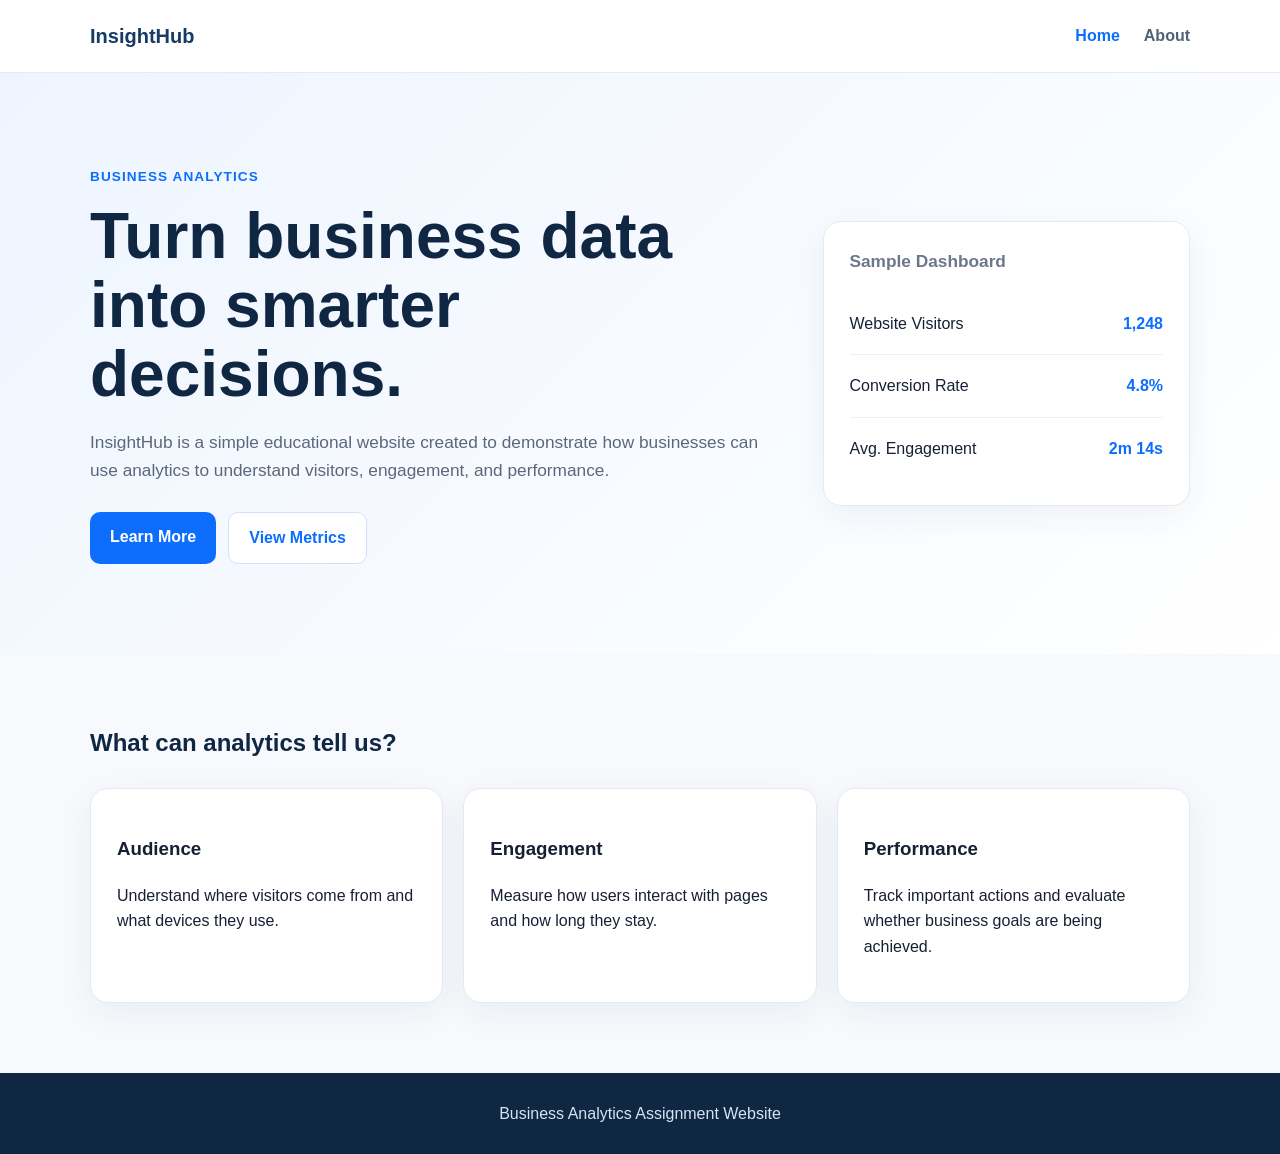
<file: index.html>
<!DOCTYPE html>
<html lang="en">
<head>
  <meta charset="UTF-8" />
  <meta name="viewport" content="width=device-width, initial-scale=1.0" />
  <title>InsightHub | Business Analytics</title>

  <!-- Google Analytics: replace G-XXXXXXXXXX with your Measurement ID -->
  <script async src="https://www.googletagmanager.com/gtag/js?id=G-SX1NR56XWV"></script>
  <script>
    window.dataLayer = window.dataLayer || [];
    function gtag(){dataLayer.push(arguments);}
    gtag('js', new Date());
    gtag('config', 'G-SX1NR56XWV');
  </script>

  <link rel="stylesheet" href="style.css" />
</head>
<body>
  <header class="site-header">
    <div class="container nav">
      <a class="brand" href="index.html">InsightHub</a>
      <nav>
        <a class="active" href="index.html">Home</a>
        <a href="about.html">About</a>
      </nav>
    </div>
  </header>

  <main>
    <section class="hero">
      <div class="container hero-grid">
        <div>
          <span class="eyebrow">Business Analytics</span>
          <h1>Turn business data into smarter decisions.</h1>
          <p>
            InsightHub is a simple educational website created to demonstrate
            how businesses can use analytics to understand visitors, engagement,
            and performance.
          </p>
          <div class="actions">
            <a class="btn primary" href="about.html">Learn More</a>
            <a class="btn secondary" href="#metrics">View Metrics</a>
          </div>
        </div>

        <div class="card metric-card">
          <p class="small">Sample Dashboard</p>
          <div class="metric">
            <span>Website Visitors</span>
            <strong>1,248</strong>
          </div>
          <div class="metric">
            <span>Conversion Rate</span>
            <strong>4.8%</strong>
          </div>
          <div class="metric">
            <span>Avg. Engagement</span>
            <strong>2m 14s</strong>
          </div>
        </div>
      </div>
    </section>

    <section id="metrics" class="section">
      <div class="container">
        <h2>What can analytics tell us?</h2>
        <div class="cards">
          <article class="card">
            <h3>Audience</h3>
            <p>Understand where visitors come from and what devices they use.</p>
          </article>
          <article class="card">
            <h3>Engagement</h3>
            <p>Measure how users interact with pages and how long they stay.</p>
          </article>
          <article class="card">
            <h3>Performance</h3>
            <p>Track important actions and evaluate whether business goals are being achieved.</p>
          </article>
        </div>
      </div>
    </section>
  </main>

  <footer>
    <div class="container">Business Analytics Assignment Website</div>
  </footer>
</body>
</html>
</file>
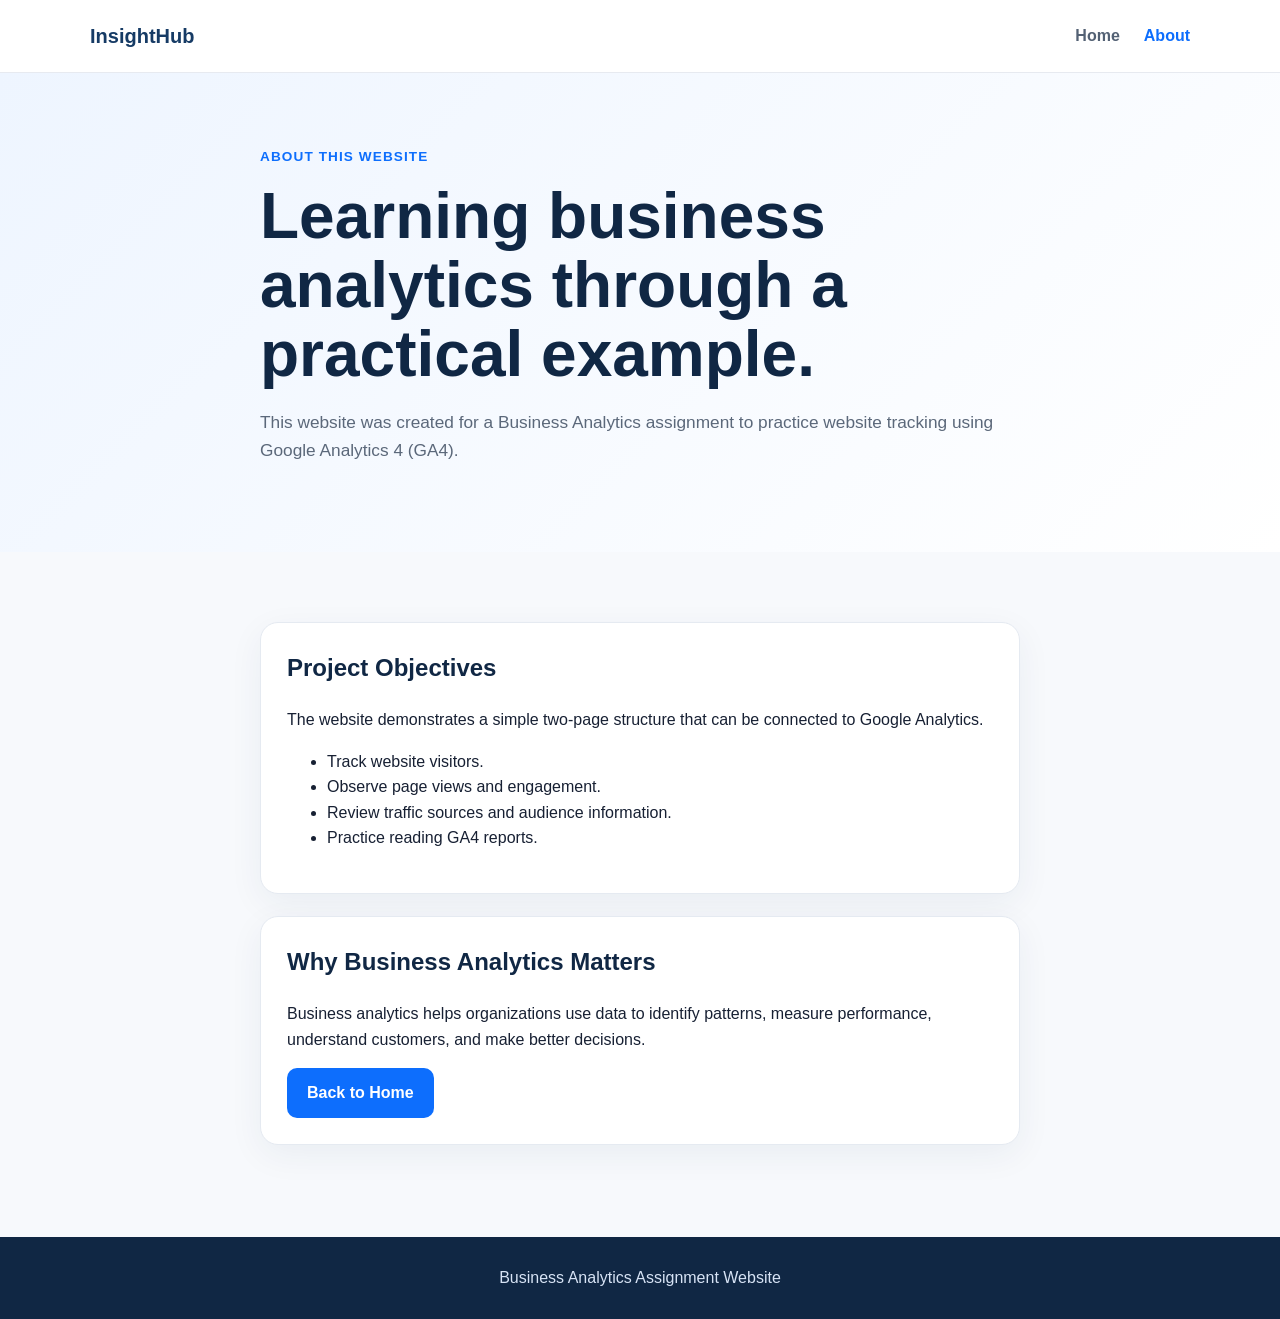
<file: about.html>
<!DOCTYPE html>
<html lang="en">
<head>
  <meta charset="UTF-8" />
  <meta name="viewport" content="width=device-width, initial-scale=1.0" />
  <title>About | InsightHub</title>

  <!-- Google Analytics: replace G-XXXXXXXXXX with your Measurement ID -->
  <script async src="https://www.googletagmanager.com/gtag/js?id=G-SX1NR56XWV"></script>
  <script>
    window.dataLayer = window.dataLayer || [];
    function gtag(){dataLayer.push(arguments);}
    gtag('js', new Date());
    gtag('config', 'G-SX1NR56XWV');
  </script>

  <link rel="stylesheet" href="style.css" />
</head>
<body>
  <header class="site-header">
    <div class="container nav">
      <a class="brand" href="index.html">InsightHub</a>
      <nav>
        <a href="index.html">Home</a>
        <a class="active" href="about.html">About</a>
      </nav>
    </div>
  </header>

  <main>
    <section class="page-hero">
      <div class="container narrow">
        <span class="eyebrow">About This Website</span>
        <h1>Learning business analytics through a practical example.</h1>
        <p>
          This website was created for a Business Analytics assignment to practice
          website tracking using Google Analytics 4 (GA4).
        </p>
      </div>
    </section>

    <section class="section">
      <div class="container narrow">
        <div class="card content-card">
          <h2>Project Objectives</h2>
          <p>The website demonstrates a simple two-page structure that can be connected to Google Analytics.</p>
          <ul>
            <li>Track website visitors.</li>
            <li>Observe page views and engagement.</li>
            <li>Review traffic sources and audience information.</li>
            <li>Practice reading GA4 reports.</li>
          </ul>
        </div>

        <div class="card content-card">
          <h2>Why Business Analytics Matters</h2>
          <p>
            Business analytics helps organizations use data to identify patterns,
            measure performance, understand customers, and make better decisions.
          </p>
          <a class="btn primary" href="index.html">Back to Home</a>
        </div>
      </div>
    </section>
  </main>

  <footer>
    <div class="container">Business Analytics Assignment Website</div>
  </footer>
</body>
</html>
</file>
<file: style.css>
* {
  box-sizing: border-box;
}

html {
  scroll-behavior: smooth;
}

body {
  margin: 0;
  font-family: Arial, Helvetica, sans-serif;
  color: #172033;
  background: #f7f9fc;
  line-height: 1.6;
}

a {
  color: inherit;
}

.container {
  width: min(1100px, calc(100% - 40px));
  margin: 0 auto;
}

.narrow {
  width: min(760px, 100%);
}

.site-header {
  background: #ffffff;
  border-bottom: 1px solid #e7eaf0;
  position: sticky;
  top: 0;
  z-index: 10;
}

.nav {
  display: flex;
  align-items: center;
  justify-content: space-between;
  min-height: 72px;
}

.brand {
  font-size: 1.25rem;
  font-weight: 800;
  text-decoration: none;
  color: #163b65;
}

nav {
  display: flex;
  gap: 24px;
}

nav a {
  text-decoration: none;
  font-weight: 700;
  color: #536174;
}

nav a:hover,
nav a.active {
  color: #0d6efd;
}

.hero,
.page-hero {
  background: linear-gradient(135deg, #eef5ff, #ffffff);
}

.hero {
  padding: 90px 0;
}

.page-hero {
  padding: 70px 0;
}

.hero-grid {
  display: grid;
  grid-template-columns: 1.3fr 0.7fr;
  gap: 50px;
  align-items: center;
}

.eyebrow {
  display: inline-block;
  font-size: 0.85rem;
  font-weight: 800;
  letter-spacing: .08em;
  text-transform: uppercase;
  color: #0d6efd;
  margin-bottom: 14px;
}

h1 {
  font-size: clamp(2.3rem, 6vw, 4rem);
  line-height: 1.08;
  margin: 0 0 20px;
  color: #102744;
}

h2 {
  color: #102744;
  margin-top: 0;
}

.hero p,
.page-hero p {
  font-size: 1.08rem;
  color: #5b687a;
}

.actions {
  display: flex;
  flex-wrap: wrap;
  gap: 12px;
  margin-top: 28px;
}

.btn {
  display: inline-block;
  padding: 12px 20px;
  border-radius: 10px;
  font-weight: 800;
  text-decoration: none;
}

.primary {
  background: #0d6efd;
  color: #fff;
}

.secondary {
  background: #ffffff;
  color: #0d6efd;
  border: 1px solid #cfe0ff;
}

.section {
  padding: 70px 0;
}

.cards {
  display: grid;
  grid-template-columns: repeat(3, 1fr);
  gap: 20px;
  margin-top: 26px;
}

.card {
  background: #ffffff;
  border: 1px solid #e5eaf1;
  border-radius: 18px;
  padding: 26px;
  box-shadow: 0 10px 35px rgba(21, 43, 77, 0.06);
}

.metric-card .small {
  margin-top: 0;
  font-weight: 800;
  color: #6c7889;
}

.metric {
  display: flex;
  justify-content: space-between;
  gap: 20px;
  padding: 18px 0;
  border-bottom: 1px solid #edf0f4;
}

.metric:last-child {
  border-bottom: 0;
}

.metric strong {
  color: #0d6efd;
}

.content-card {
  margin-bottom: 22px;
}

footer {
  background: #102744;
  color: #d7e3f5;
  padding: 28px 0;
  text-align: center;
}

@media (max-width: 800px) {
  .hero-grid,
  .cards {
    grid-template-columns: 1fr;
  }

  .hero {
    padding: 60px 0;
  }
}
</file>
